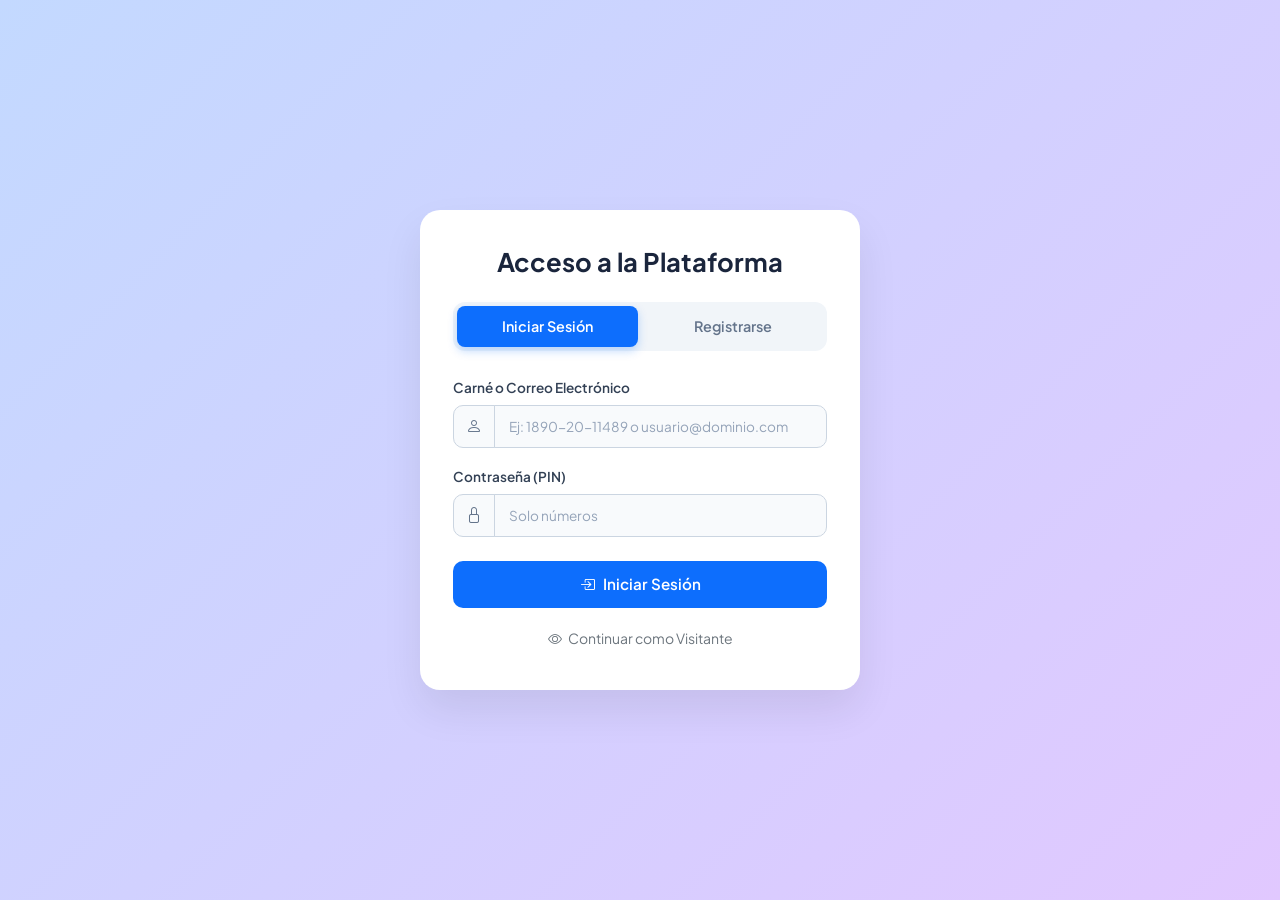
<file: index.html>
<!DOCTYPE html>
<html lang="es">

<head>
    <meta charset="UTF-8">
    <meta name="viewport" content="width=device-width, initial-scale=1.0">
    <title>Acceso a la Plataforma</title>
    <!-- Bootstrap 5 CSS -->
    <link href="https://cdn.jsdelivr.net/npm/bootstrap@5.3.0/dist/css/bootstrap.min.css" rel="stylesheet">
    <!-- Bootstrap Icons -->
    <link rel="stylesheet" href="https://cdn.jsdelivr.net/npm/bootstrap-icons@1.11.1/font/bootstrap-icons.css">
    <!-- Google Fonts -->
    <link href="https://fonts.googleapis.com/css2?family=Plus+Jakarta+Sans:wght@400;500;600;700&display=swap" rel="stylesheet">
    <!-- Estilos Personalizados -->
    <link rel="stylesheet" href="styles.css">
</head>

<body>

    <div class="auth-wrapper">
        <div class="auth-card">

            <!-- Encabezado / Título -->
            <div class="auth-header text-center">
                <h2 class="auth-title">Acceso a la Plataforma</h2>
            </div>

            <!-- Switch de Pestañas (Toggle) -->
            <div class="auth-toggle-container mb-4">
                <button type="button" class="toggle-btn active" id="btnShowLogin" onclick="switchTab('login')">
                    Iniciar Sesión
                </button>
                <button type="button" class="toggle-btn" id="btnShowRegister" onclick="switchTab('register')">
                    Registrarse
                </button>
            </div>

            <!-- Contenedor para Alertas y Mensajes -->
            <div id="alertContainer"></div>

            <!-- FORMULARIO DE INICIO DE SESIÓN -->
            <form id="loginForm" class="auth-form active" novalidate>
                <div class="mb-3">
                    <label for="loginUsuario" class="form-label">Carné o Correo Electrónico</label>
                    <div class="input-group">
                        <span class="input-group-text"><i class="bi bi-person"></i></span>
                        <input type="text" class="form-control" id="loginUsuario"
                            placeholder="Ej: 1890-20-11489 o usuario@dominio.com" required>
                    </div>
                </div>

                <div class="mb-4">
                    <label for="loginPassword" class="form-label">Contraseña (PIN)</label>
                    <div class="input-group">
                        <span class="input-group-text"><i class="bi bi-lock"></i></span>
                        <input type="password" class="form-control" id="loginPassword" placeholder="Solo números"
                            pattern="^[0-9]+$" required>
                    </div>
                </div>

                <button type="submit" class="btn btn-auth btn-primary-auth w-100 mb-3">
                    <i class="bi bi-box-arrow-in-right me-2"></i>Iniciar Sesión
                </button>

                <!-- BOTÓN PARA ENTRAR COMO VISITANTE -->
                <a href="catalogo.html" class="btn btn-outline-secondary w-100 border-0 btn-sm">
                    <i class="bi bi-eye me-1"></i> Continuar como Visitante
                </a>
            </form>

            <!-- FORMULARIO DE REGISTRO -->
            <form id="registerForm" class="auth-form" novalidate>
                <div class="mb-3">
                    <label for="regCarne" class="form-label">Carné</label>
                    <div class="input-group">
                        <span class="input-group-text"><i class="bi bi-card-heading"></i></span>
                        <input type="text" class="form-control" id="regCarne" placeholder="9999-99-99999" maxlength="13"
                            pattern="^\d{4}-\d{2}-\d{5}$" required>
                    </div>
                </div>

                <div class="mb-3">
                    <label for="regEstudiante" class="form-label">Nombre Completo</label>
                    <div class="input-group">
                        <span class="input-group-text"><i class="bi bi-person-vcard"></i></span>
                        <input type="text" class="form-control" id="regEstudiante" placeholder="JUAN PEREZ" required>
                    </div>
                </div>

                <div class="mb-3">
                    <label for="regCorreo" class="form-label">Correo Electrónico</label>
                    <div class="input-group">
                        <span class="input-group-text"><i class="bi bi-envelope"></i></span>
                        <input type="email" class="form-control" id="regCorreo" placeholder="usuario@dominio.com"
                            required>
                    </div>
                </div>

                <div class="mb-4">
                    <label for="regPassword" class="form-label">Contraseña (PIN)</label>
                    <div class="input-group">
                        <span class="input-group-text"><i class="bi bi-shield-lock"></i></span>
                        <input type="password" class="form-control" id="regPassword" placeholder="Solo números"
                            pattern="^[0-9]+$" required>
                    </div>
                </div>

                <button type="submit" class="btn btn-auth btn-success-auth w-100">
                    <i class="bi bi-person-plus me-2"></i>Registrarse
                </button>
            </form>

        </div>
    </div>

    <!-- Scripts -->
    <script src="https://cdn.jsdelivr.net/npm/bootstrap@5.3.0/dist/js/bootstrap.bundle.min.js"></script>
    <script src="app.js"></script>
</body>

</html>
</file>
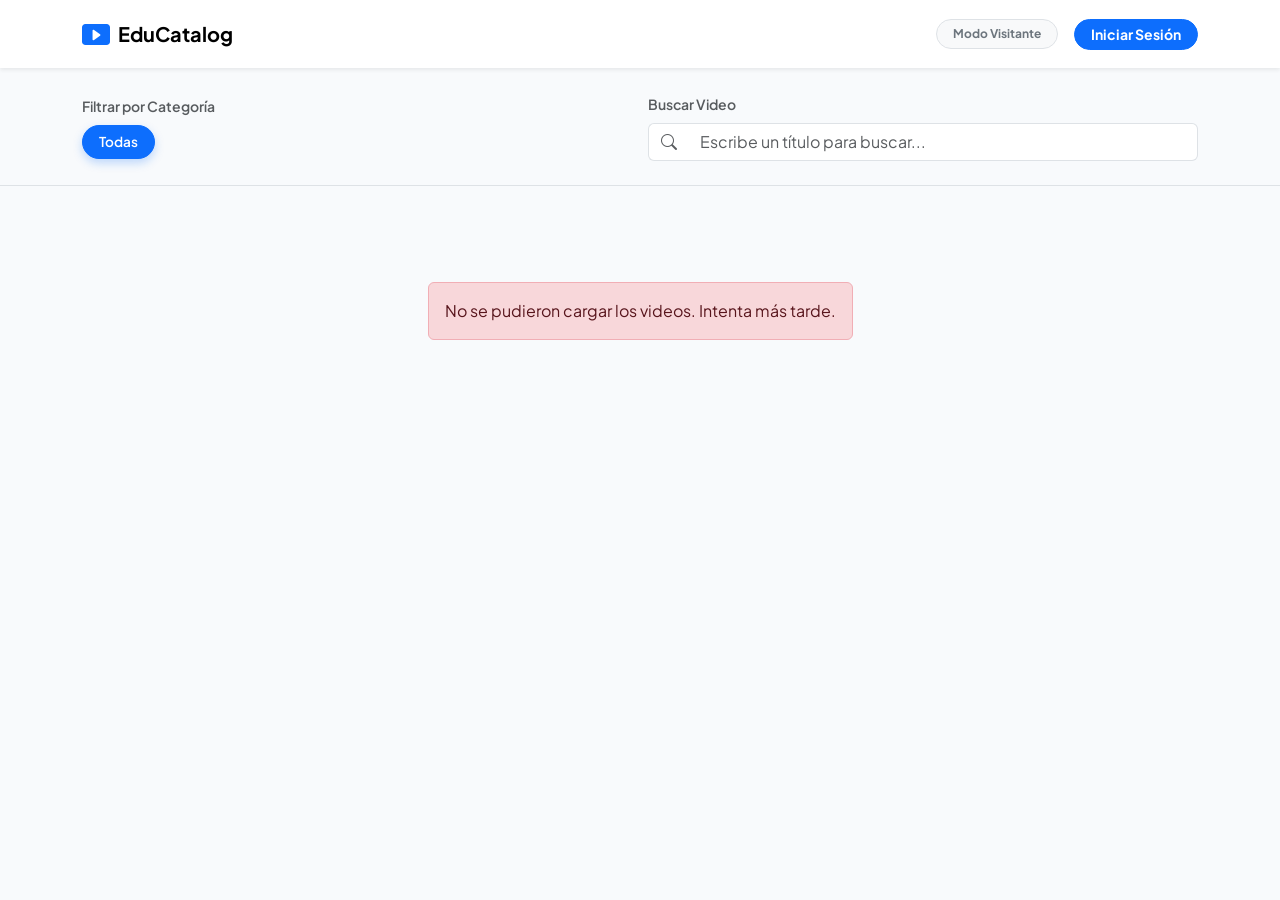
<file: catalogo.html>
<!DOCTYPE html>
<html lang="es">

<head>
    <meta charset="UTF-8">
    <meta name="viewport" content="width=device-width, initial-scale=1.0">
    <title>Catálogo de Videos Educativos</title>
    <!-- Bootstrap 5 CSS -->
    <link href="https://cdn.jsdelivr.net/npm/bootstrap@5.3.0/dist/css/bootstrap.min.css" rel="stylesheet">
    <!-- Bootstrap Icons -->
    <link rel="stylesheet" href="https://cdn.jsdelivr.net/npm/bootstrap-icons@1.11.1/font/bootstrap-icons.css">
    <!-- Google Fonts -->
    <link href="https://fonts.googleapis.com/css2?family=Plus+Jakarta+Sans:wght@400;500;600;700&display=swap"
        rel="stylesheet">
    <!-- Estilos Personalizados (Asegúrate que el archivo se llame catalogo.css) -->
    <link rel="stylesheet" href="catalogo.css">
</head>

<body>

    <!-- Barra de Navegación superior -->
    <nav class="navbar navbar-expand-lg sticky-top shadow-sm">
        <div class="container">
            <a class="navbar-brand d-flex align-items-center gap-2" href="#">
                <i class="bi bi-play-btn-fill fs-3 text-primary"></i>
                <span class="fw-bold">EduCatalog</span>
            </a>

            <!-- Control de Usuario -->
            <div class="d-flex align-items-center gap-3" id="userSection"></div>
        </div>
    </nav>

    <!-- Hero & Sección del Filtro/Búsqueda -->
    <header class="catalog-hero py-4 border-bottom">
        <div class="container">
            <div class="row align-items-center g-3">

                <!-- Categorías -->
                <div class="col-md-6">
                    <label class="form-label text-muted small fw-semibold">Filtrar por Categoría</label>
                    <div class="d-flex gap-2 flex-wrap" id="categoriesContainer">
                        <button class="btn btn-category active" id="btnCategoryAll"
                            onclick="resetCategories(this)">Todas</button>
                    </div>
                </div>

                <!-- Búsqueda en tiempo real -->
                <div class="col-md-6">
                    <label for="searchInput" class="form-label text-muted small fw-semibold">Buscar Video</label>
                    <div class="input-group">
                        <span class="input-group-text bg-white border-end-0"><i
                                class="bi bi-search text-muted"></i></span>
                        <input type="text" id="searchInput" class="form-control border-start-0"
                            placeholder="Escribe un título para buscar...">
                    </div>
                </div>

            </div>
        </div>
    </header>

    <!-- Galería de Videos -->
    <main class="container py-5">
        <div class="row g-4" id="videosContainer">
            <div class="text-center py-5">
                <div class="spinner-border text-primary" role="status">
                    <span class="visually-hidden">Cargando...</span>
                </div>
                <p class="text-muted mt-2">Cargando catálogo de videos...</p>
            </div>
        </div>
    </main>

    <!-- Modal del Reproductor -->
    <div class="modal fade" id="videoModal" tabindex="-1" aria-hidden="true">
        <div class="modal-dialog modal-lg modal-dialog-centered">
            <div class="modal-content border-0 shadow-lg overflow-hidden">
                <div class="modal-header border-0 pb-0">
                    <h5 class="modal-title fw-bold" id="modalVideoTitle">Título del Video</h5>
                    <button type="button" class="btn-close" data-bs-dismiss="modal" aria-label="Close"></button>
                </div>

                <div class="modal-body p-4">
                    <div class="ratio ratio-16x9 mb-3 rounded shadow-sm overflow-hidden bg-dark">
                        <iframe id="modalVideoIframe" src="" title="Reproductor de video" allowfullscreen></iframe>
                    </div>

                    <p class="text-muted" id="modalVideoDescription">Descripción del video...</p>
                    <hr>

                    <div class="d-flex align-items-center justify-content-between mb-3">
                        <button class="btn btn-outline-primary d-flex align-items-center gap-2" id="btnLike"
                            onclick="toggleLike()">
                            <i class="bi bi-hand-thumbs-up"></i>
                            <span>Me gusta</span>
                            <span class="badge bg-light text-primary ms-1" id="likesCount">0</span>
                        </button>
                        <span class="badge bg-secondary rounded-pill" id="modalVideoCategory">Categoría</span>
                    </div>

                    <div class="comments-section mt-4">
                        <h6 class="fw-bold mb-3">Comentarios</h6>
                        <div id="commentFormContainer" class="mb-3"></div>
                        <div id="commentsList" class="d-flex flex-column gap-2">
                            <p class="text-muted small">No hay comentarios aún.</p>
                        </div>
                    </div>
                </div>
            </div>
        </div>
    </div>

    <!-- Cargar Scripts SÓLO AL FINAL DEL BODY -->
    <script src="https://cdn.jsdelivr.net/npm/bootstrap@5.3.0/dist/js/bootstrap.bundle.min.js"></script>
    <script src="catalogo.js"></script>
</body>

</html>
</file>
<file: styles.css>
:root {
  --primary-blue: #0d6efd;
  --primary-blue-hover: #0b5ed7;
  --success-green: #198754;
  --success-green-hover: #157347;
  --bg-gradient: linear-gradient(135deg, #c3d9ff 0%, #e1c8ff 100%);
  --card-shadow: 0 20px 40px rgba(0, 0, 0, 0.08);
  --border-radius: 20px;
}

body {
  font-family: "Plus Jakarta Sans", sans-serif;
  background: var(--bg-gradient);
  min-height: 100vh;
  display: flex;
  align-items: center;
  justify-content: center;
  margin: 0;
  padding: 20px;
}

/* Envoltorio principal */
.auth-wrapper {
  width: 100%;
  max-width: 440px;
}

/* Tarjeta flotante estilo moderno */
.auth-card {
  background: #ffffff;
  border-radius: var(--border-radius);
  padding: 36px 32px;
  box-shadow: var(--card-shadow);
  border: 1px solid rgba(255, 255, 255, 0.6);
  transition: all 0.3s ease;
}

/* Título */
.auth-title {
  color: #1a253c;
  font-weight: 700;
  font-size: 1.6rem;
  margin-bottom: 24px;
}

/* Conmutador de Pestañas (Toggle) */
.auth-toggle-container {
  display: flex;
  background-color: #f1f5f9;
  padding: 4px;
  border-radius: 12px;
  gap: 4px;
}

.toggle-btn {
  flex: 1;
  border: none;
  background: transparent;
  padding: 10px 16px;
  font-size: 0.9rem;
  font-weight: 600;
  color: #64748b;
  border-radius: 8px;
  transition: all 0.25s ease;
  cursor: pointer;
}

.toggle-btn.active {
  background-color: var(--primary-blue);
  color: #ffffff;
  box-shadow: 0 4px 10px rgba(13, 110, 253, 0.25);
}

/* Estilos de Entradas (Inputs) */
.form-label {
  font-size: 0.85rem;
  font-weight: 600;
  color: #334155;
  margin-bottom: 6px;
}

.input-group-text {
  background-color: #f8fafc;
  border-color: #cbd5e1;
  color: #64748b;
  border-top-left-radius: 10px;
  border-bottom-left-radius: 10px;
}

.form-control {
  background-color: #f8fafc;
  border-color: #cbd5e1;
  padding: 10px 14px;
  font-size: 0.9rem;
  border-top-right-radius: 10px;
  border-bottom-right-radius: 10px;
  color: #1e293b;
}

.form-control:focus {
  background-color: #ffffff;
  border-color: var(--primary-blue);
  box-shadow: 0 0 0 4px rgba(13, 110, 253, 0.12);
}

.form-control::placeholder {
  color: #94a3b8;
  font-size: 0.85rem;
}

/* Botones de Acción */
.btn-auth {
  padding: 12px;
  font-weight: 600;
  font-size: 0.95rem;
  border-radius: 10px;
  border: none;
  transition: all 0.2s ease;
}

.btn-primary-auth {
  background-color: var(--primary-blue);
  color: #ffffff;
}

.btn-primary-auth:hover {
  background-color: var(--primary-blue-hover);
  box-shadow: 0 6px 16px rgba(13, 110, 253, 0.3);
}

.btn-success-auth {
  background-color: var(--success-green);
  color: #ffffff;
}

.btn-success-auth:hover {
  background-color: var(--success-green-hover);
  box-shadow: 0 6px 16px rgba(25, 135, 84, 0.3);
}

/* Transición entre formularios */
.auth-form {
  display: none;
}

.auth-form.active {
  display: block;
  animation: fadeIn 0.3s ease-in-out;
}

@keyframes fadeIn {
  from {
    opacity: 0;
    transform: translateY(6px);
  }
  to {
    opacity: 1;
    transform: translateY(0);
  }
}
</file>
<file: catalogo.css>
:root {
  --primary-color: #0d6efd;
  --bg-light: #f8fafc;
}

body {
  font-family: "Plus Jakarta Sans", sans-serif;
  background-color: var(--bg-light);
  color: #1e293b;
}

.navbar {
  background-color: rgba(255, 255, 255, 0.95);
  backdrop-filter: blur(10px);
}

/* Categorías */
.btn-category {
  background-color: #ffffff;
  color: #475569;
  font-weight: 600;
  font-size: 0.85rem;
  border-radius: 20px;
  padding: 6px 16px;
  border: 1px solid #cbd5e1;
  transition: all 0.2s ease;
}

.btn-category:hover,
.btn-category.active {
  background-color: var(--primary-color);
  color: #ffffff;
  border-color: var(--primary-color);
  box-shadow: 0 4px 10px rgba(13, 110, 253, 0.25);
}

/* Tarjetas de Video */
.video-card {
  cursor: pointer;
  transition:
    transform 0.25s ease,
    box-shadow 0.25s ease;
}

.video-card:hover {
  transform: translateY(-6px);
  box-shadow: 0 12px 24px rgba(0, 0, 0, 0.12) !important;
}

.poster-container {
  position: relative;
  width: 100%;
  padding-top: 56.25%; /* Mantener aspecto de video 16:9 */
  overflow: hidden;
}

.poster-img {
  position: absolute;
  top: 0;
  left: 0;
  width: 100%;
  height: 100%;
  object-fit: cover;
}

.play-overlay {
  position: absolute;
  top: 0;
  left: 0;
  width: 100%;
  height: 100%;
  background: rgba(0, 0, 0, 0.35);
  display: flex;
  align-items: center;
  justify-content: center;
  opacity: 0;
  transition: opacity 0.25s ease;
}

.video-card:hover .play-overlay {
  opacity: 1;
}

.duration-badge {
  position: absolute;
  bottom: 10px;
  right: 10px;
  background: rgba(0, 0, 0, 0.75);
  color: #ffffff;
  font-size: 0.75rem;
  font-weight: 600;
  padding: 3px 8px;
  border-radius: 6px;
}

/* Cortar descripción en 2 líneas */
.text-truncate-2 {
  display: -webkit-box;
  -webkit-line-clamp: 2;
  line-clamp: 2;
  -webkit-box-orient: vertical;
  overflow: hidden;
}

/* Banner de restricción */
.restricted-banner {
  background-color: #fff3cd;
  border: 1px solid #ffe69c;
  border-radius: 10px;
  padding: 12px;
  text-align: center;
  font-size: 0.88rem;
  color: #664d03;
}
</file>
